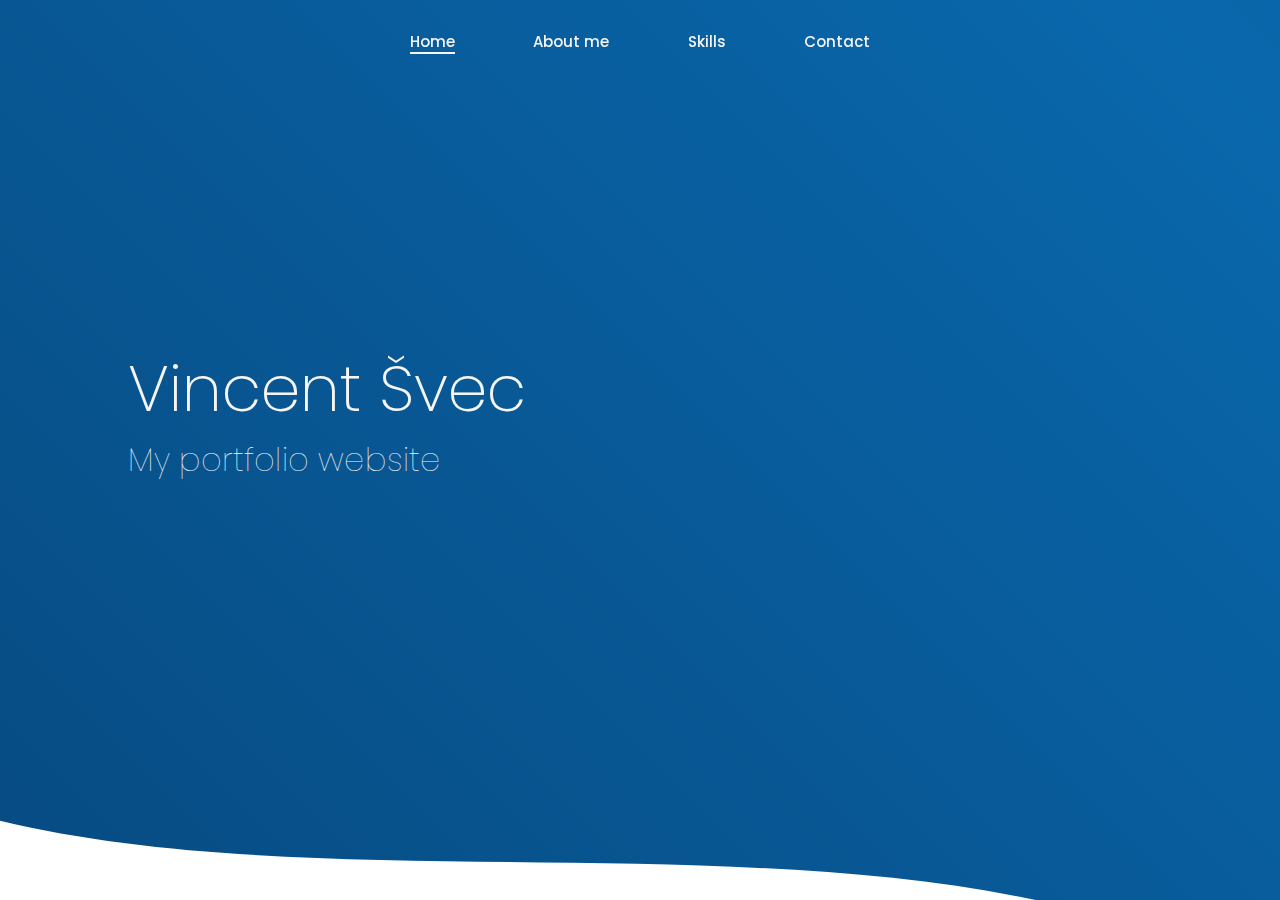
<file: index.html>
<!doctype html>

<html lang="en">

<head>
    <meta charset="utf-8">
    <meta name="viewport" content="width=device-width, initial-scale=1">
    <meta name="theme-color" content="#030D28">
    <meta http-equiv="ScreenOrientation" content="autoRotate:disabled">

    <title>Vincent Svec</title>

    <link rel="stylesheet" href="styles/style.css">
    <link rel="stylesheet" href="styles/illustration-style.css">
    <link rel="stylesheet" href="styles/navbar.css">
</head>

<body>
    <div id=main-content-container>
        <navbar>
            <ul>
                <li><a class="link-nav active home" onclick="home()">Home</a></li>
                <li><a class="link-nav about-me" href="#about-me">About me</a></li>
                <li><a class="link-nav skills" id="skills-link" href="#skills">Skills</a></li>
                <li><a class="link-nav contact" href="#contact">Contact</a></li>
            </ul>
        </navbar>
        <div id="background"></div>
        <div class="swoosh"
            style="height: 80px; overflow: hidden; position: absolute; background-color: transparent; width: 100%; bottom: 0px;">
            <svg viewBox="0 0 500 150" preserveAspectRatio="none" style="height: 100%; width: 100%;">
                <path d="M-4.80,-4.44 C141.33,175.16 353.19,-49.98 486.53,285.69 L500.00,150.00 L0.00,150.00 Z"
                    style="stroke: none; fill: #fff;"></path>
            </svg>
        </div>

        <div id="intro-text">
            <h2 id="name">Vincent Švec</h2>
            <h3 id="description">My portfolio website</h3>
        </div>

        <div class="main-illustration" id="main-illustration">

            <img id="bg" src="assets/illustration/background.png"></img>
            <img id="hills" src="assets/illustration/hills.png"></img>
            <img id="sun" src="assets/illustration/sun.png"></img>
            <img id="birds" src="assets/illustration/birds.png"></img>
            <img id="water" src="assets/illustration/water.png"></img>
            <img id="foreground" src="assets/illustration/foreground.png"></img>

        </div>

        <div class="content" id="content">
            <section id="about-me">
                <div class="content-container">
                    <h1 class="page-header">About me</h1>
                    <div class="page-text">
                        <p>Hi, I am Vincent</p>
                        <p class="page-text-description">I am a developer, speedcuber and an artist</p>
                    </div>
                    <div class="icons-container">
                        <div class="card" id="programming-card">
                            <img class="icon" src="assets/icons/programming_icon.png"></img>
                            <h2 class="card-title">Programming</h2>
                            <button class="card-btn"><a href="pages/programming.html">Explore</a></button>
                        </div>
                        <div class="card" id="rubiks-cube-card">
                            <img class="icon" src="assets/icons/rubiks_cube_icon.png"></img>
                            <h2 class="card-title">Speedcubing</h2>
                            <button class="card-btn"><a href="pages/speedcubing.html">Explore</a></button>
                        </div>
                        <div class="card" id="art-card">
                            <img class="icon" src="assets/icons/art_icon.png"></img>
                            <h2 class="card-title">Art and Music</h2>
                            <button class="card-btn"><a href="pages/coming-soon.html">Explore</a></button>
                        </div>
                    </div>
                </div>
            </section>
            <section id="skills">
                <div class="content-container">
                    <div class="page-header" id="skills-header">Skills</div>
                </div>
            </section>
            <section id="contact">
                <div class="content-container">
                    <h2 class="page-header" id="contact-header">Contact me</h2>
                    <form class="contact-form" action="https://formsubmit.co/vincentsvec.alias@gmail.com" method="POST">
                        <input type="text" name="name" id="input-name" placeholder="Your name" required>
                        <input type="text" name="email" id="input-email" placeholder="Email adress" type="email"
                            required>
                        <input type="text" name="subject" id="input-subject" placeholder="Subject" required>
                        <textarea type="text" name="message" id="input-message" placeholder="Message"></textarea>
                        <input type="hidden" name="_captcha" value="false">
                        <input type="hidden" name="_next" value="https://vincentsvec.github.io/pages/thankyou.html">
                        <div class="g-recaptcha" data-sitekey="6LcIiBwdAAAAAJKs7l_WjZMSVRgY_Usf0_L3oKQn"></div>
                        <input id="submit" type="submit" value="Submit" name=submit>
                    </form>
                    <div id="socials">
                        <a href="https://www.facebook.com/profile.php?id=100009946125675" target=”_blank”>
                            <img class="social" src="assets/socials/facebook.png" href=""></img>
                        </a>
                        <a href="https://www.instagram.com/svecvincent/" target=”_blank”>
                            <img class="social" id="instagram" src="assets/socials/instagram.png"></img>
                        </a>
                        <a href="https://twitter.com/SvecVincent" target=”_blank”>
                            <img class="social" src="assets/socials/twitter.png"></img>
                        </a>
                    </div>
                </div>
            </section>
        </div>
    </div>

    <script type="text/javascript" src="scripts/illustration_script.js"></script>
    <script type="text/javascript" src="scripts/navbar_script.js"></script>
    <script type="text/javascript" src="scripts/icons_script.js"></script>
    <script type="text/javascript" src="scripts/animations.js"></script>
    <script type="text/javascript" src="scripts/form_script.js"></script>
    <script src="https://www.google.com/recaptcha/api.js" async defer></script>
</body>

</html>
</file>
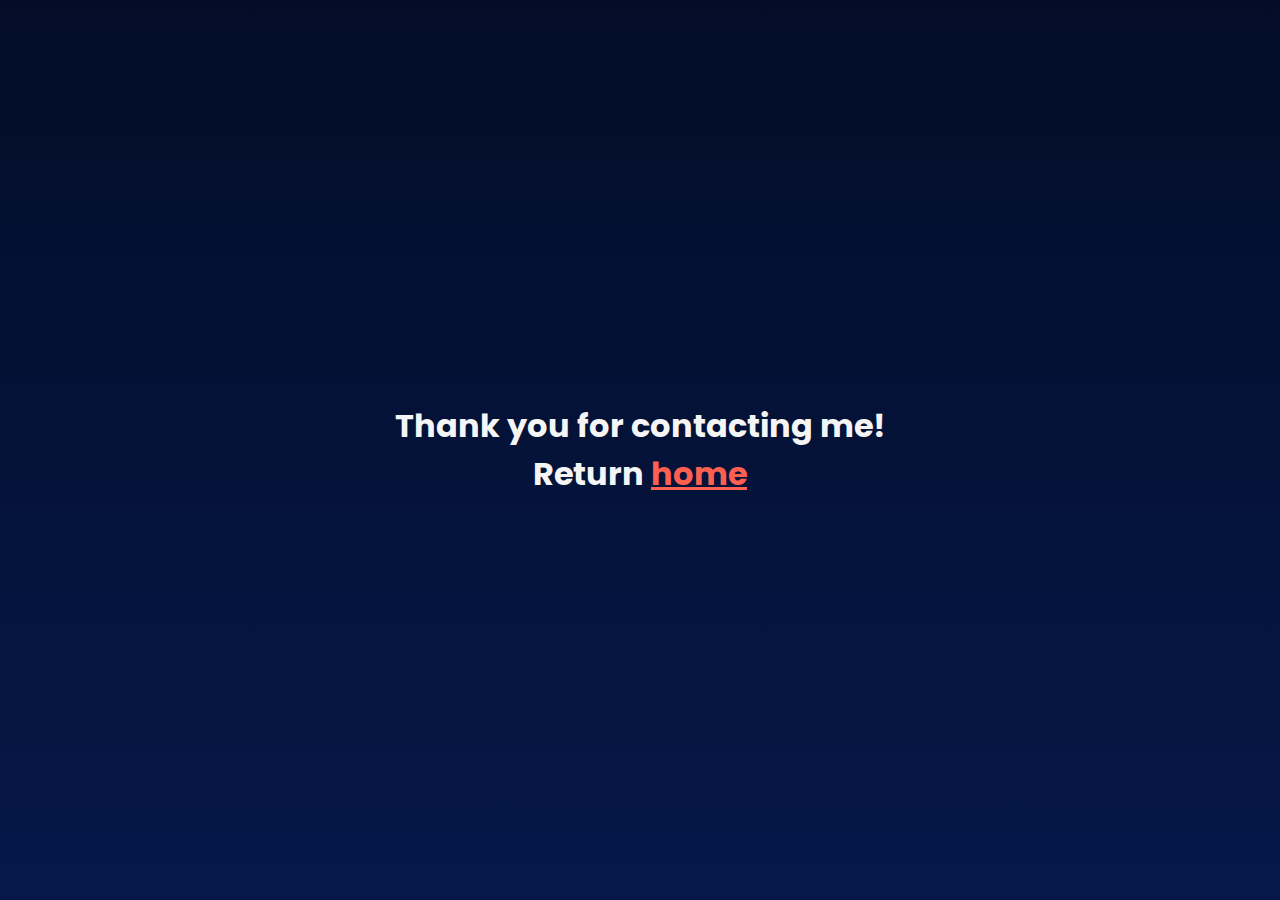
<file: thankyou.html>
<!DOCTYPE html>
<html lang="en">

<head>
    <meta charset="UTF-8">
    <meta http-equiv="X-UA-Compatible" content="IE=edge">
    <meta name="viewport" content="width=device-width, initial-scale=1.0">
    <title>Thank you!</title>
    <link rel="stylesheet" href="styles/thanks-style.css">
</head>

<body>
    <h1 class="thanks">Thank you for contacting me!</h1>
    <h1 class="thanks">Return <a href="index.html">home</a></h1>
</body>

</html>
</file>
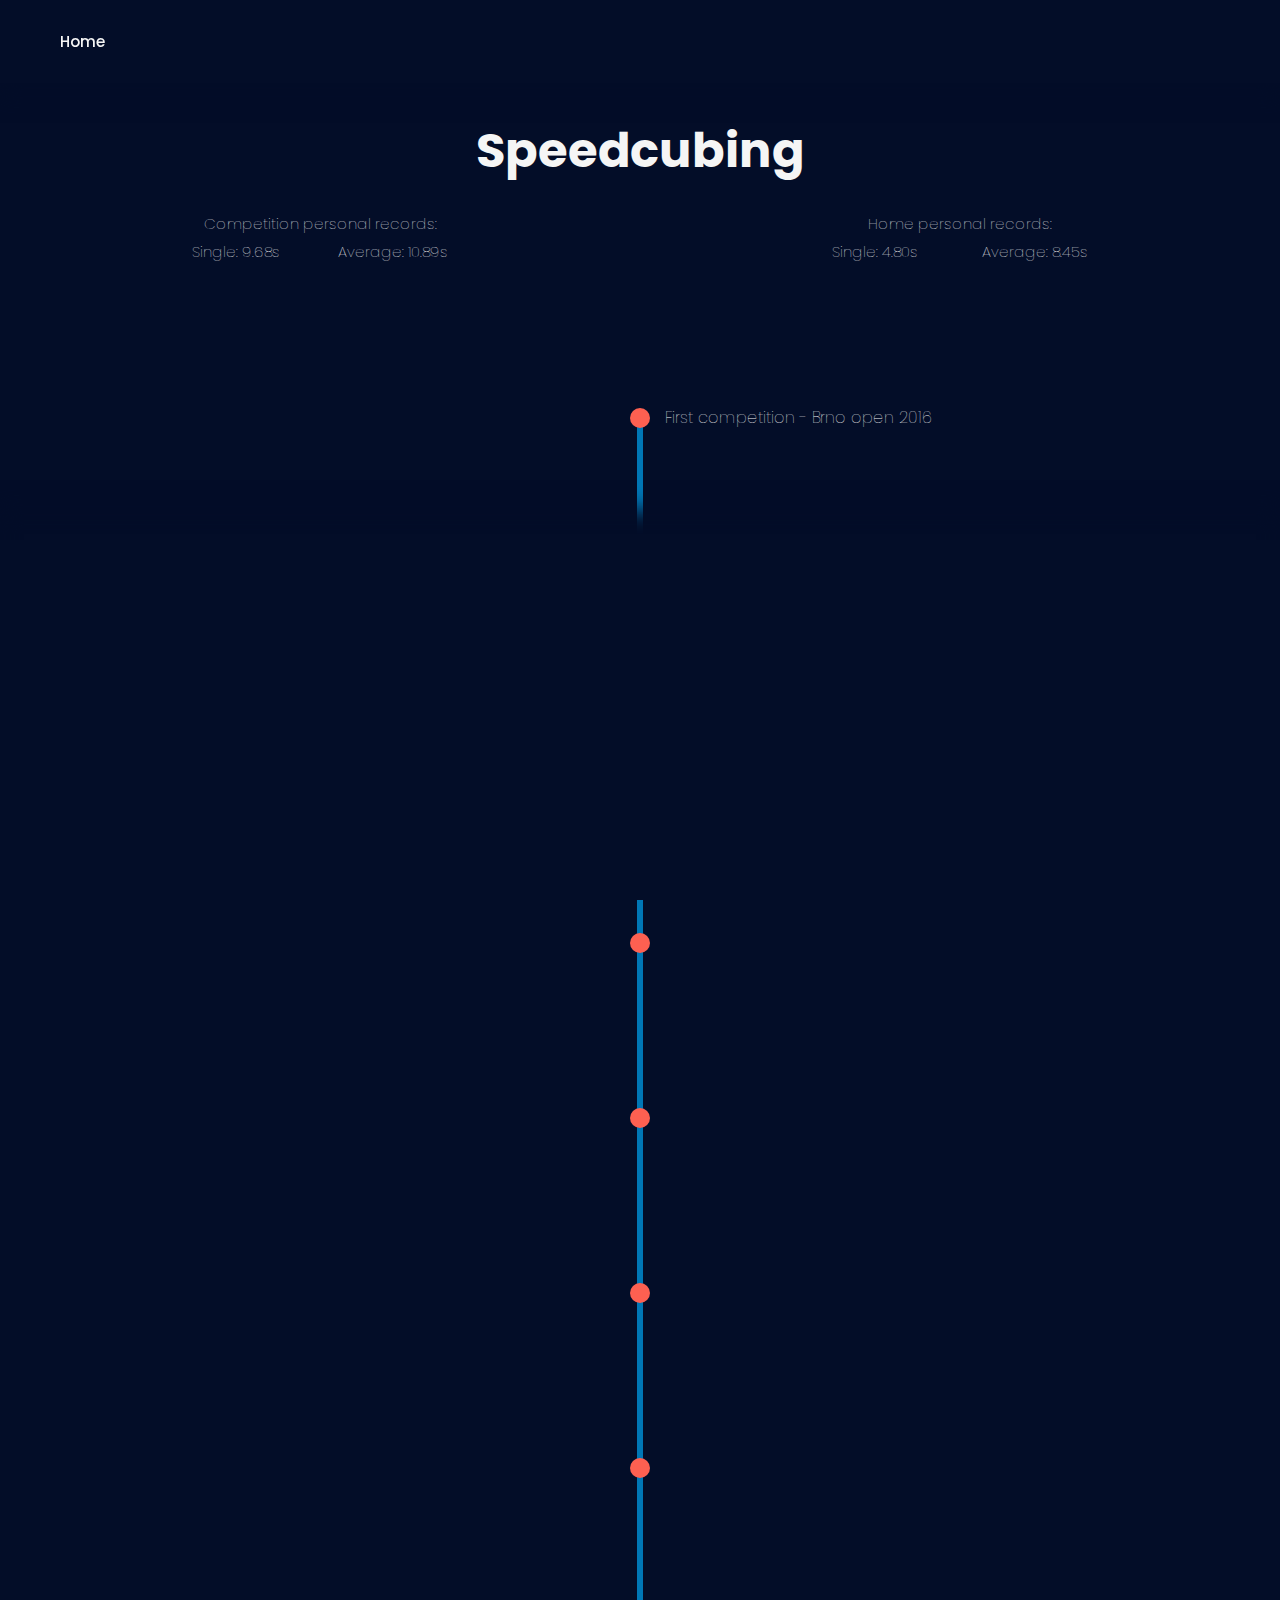
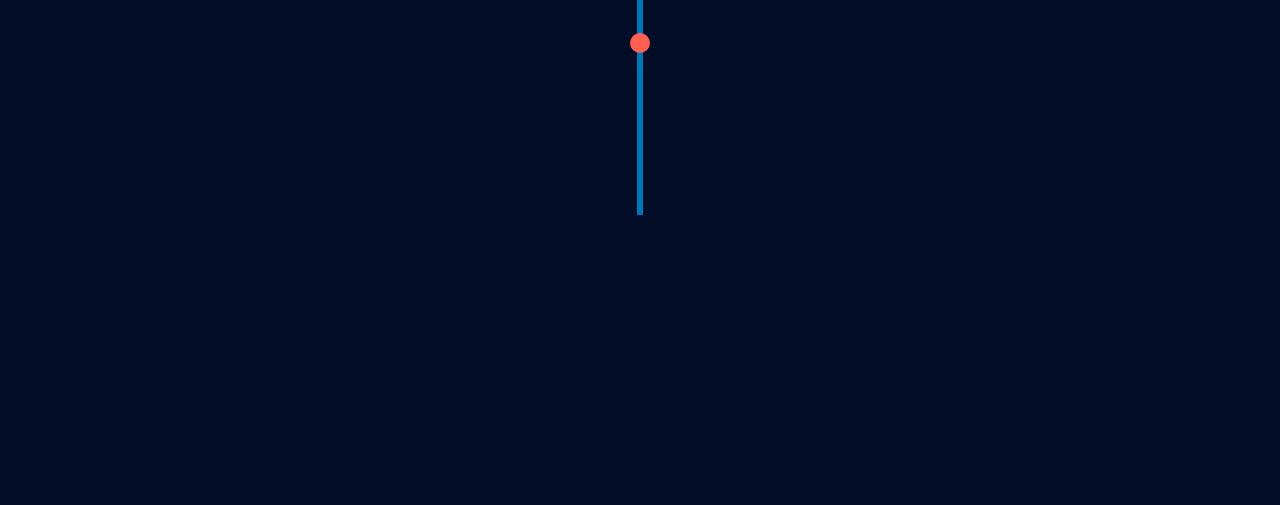
<file: pages/speedcubing.html>
<!DOCTYPE html>
<html lang="en">

<head>
    <meta charset="UTF-8">
    <meta http-equiv="X-UA-Compatible" content="IE=edge">
    <meta name="viewport" content="width=device-width, initial-scale=1.0">
    <meta name="theme-color" content="#030D28">

    <title>Speedcubing</title>

    <link rel="stylesheet" href="../styles/skills.css">
    <link rel="stylesheet" href="https://cdnjs.cloudflare.com/ajax/libs/font-awesome/6.0.0-beta3/css/all.min.css"
        integrity="sha512-Fo3rlrZj/k7ujTnHg4CGR2D7kSs0v4LLanw2qksYuRlEzO+tcaEPQogQ0KaoGN26/zrn20ImR1DfuLWnOo7aBA=="
        crossorigin="anonymous" referrerpolicy="no-referrer" />

</head>

<body>
    <navbar>
        <ul>
            <li><i class="fas fa-arrow-left"></i><a class="link-nav active home" href="/">Home</a></li>
        </ul>
    </navbar>
    <div class="title">
        <h1>Speedcubing</h1>
    </div>
    <div class="content-description">
        <div class="content-description-sub">
            <div class="statistics">
                <div class="statistics-container">
                    <p>Competition personal records:</p>
                </div>
                <div class="statistics-container">
                    <p>Single: 9.68s</p>
                    <p>Average: 10.89s</p>
                </div>
            </div>
            <div class="statistics">
                <div class="statistics-container">
                    <p>Home personal records:</p>
                </div>
                <div class="statistics-container">
                    <p>Single: 4.80s</p>
                    <p>Average: 8.45s</p>
                </div>
            </div>
        </div>
    </div>
    <div class="roadmap">
        <div class="line"></div>
        <div class="first-competition competition">
            <div class="pointer"></div>
            <p>First competition - Brno open 2016</p>
        </div>
        <div class="competition">
            <p>European Championship 2016</p>
            <div class="pointer"></div>
        </div>
        <div class="competition">
            <div class="pointer"></div>
            <p>Czech Open 2016</p>
        </div>
        <div class="competition">
            <p>Bratislava Open 2016</p>
            <div class="pointer"></div>
        </div>
        <div class="competition">
            <div class="pointer"></div>
            <p>B.O.N.D. Open 2017</p>
        </div>
        <div class="competition">
            <p>Slovakian Cube Day 2017</p>
            <div class="pointer"></div>
        </div>
        <div class="competition">
            <div class="pointer"></div>
            <p>Andritz Humenné Open 2017</p>
        </div>
        <div class="competition">
            <p>Slovakian Spring 2018</p>
            <div class="pointer"></div>
        </div>
    </div>
    <div class="roadmap-cover">
        <p>Check out my WCA profile</p>
        <a href="https://www.worldcubeassociation.org/persons/2016SVEC02" target="_blank">
            <img src="../assets/socials/wca_logo.svg"></img>
        </a>
    </div>


    <script type="text/javascript" src="../scripts/competitions.js"></script>

</body>

</html>
</file>
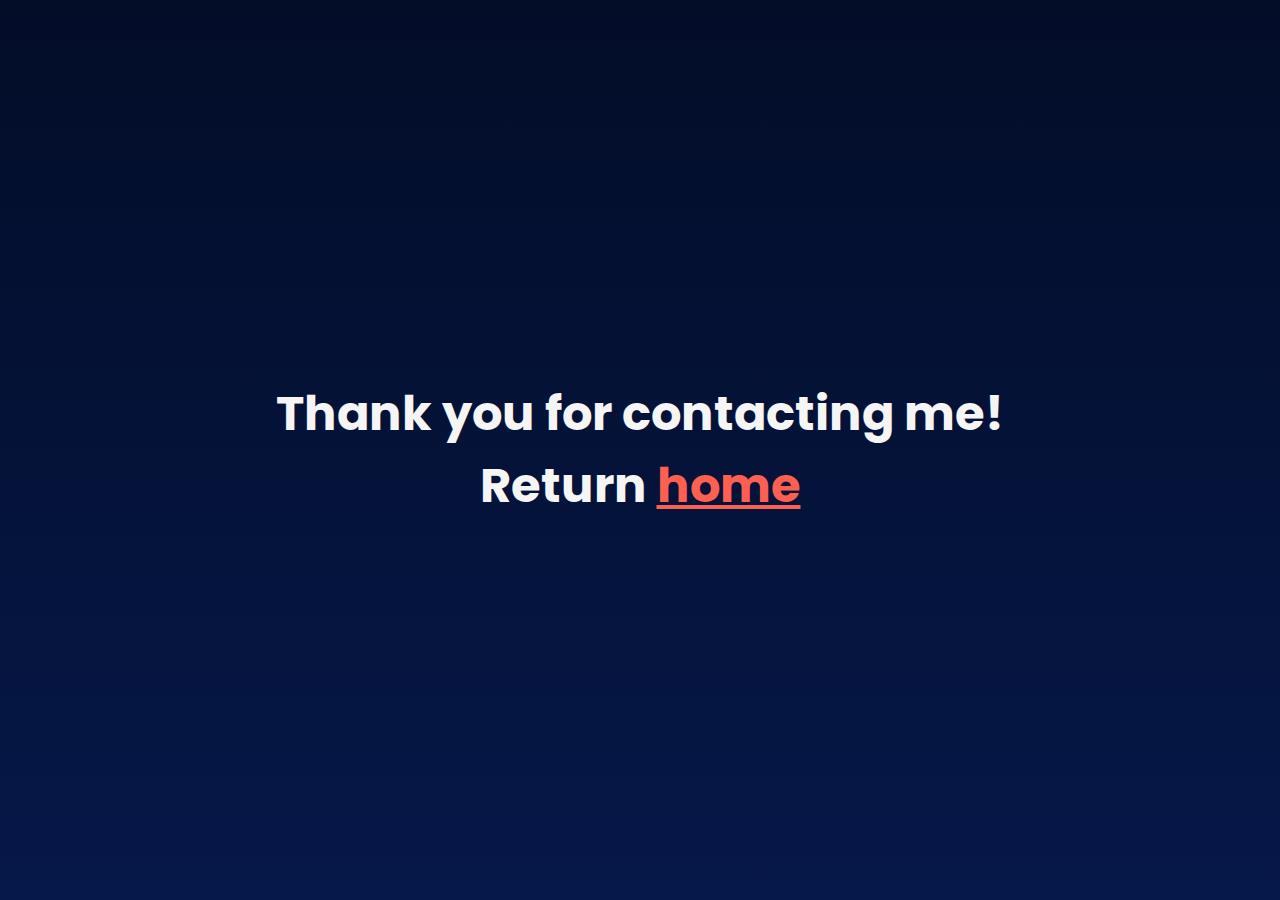
<file: pages/thankyou.html>
<!DOCTYPE html>
<html lang="en">

<head>
    <meta charset="UTF-8">
    <meta http-equiv="X-UA-Compatible" content="IE=edge">
    <meta name="viewport" content="width=device-width, initial-scale=1.0">
    <meta name="theme-color" content="#030D28">

    <title>Thank you!</title>
    <link rel="stylesheet" href="../styles/thanks-404-style.css">
</head>

<body>
    <div class="content-container">
        <h1 class="thanks">Thank you for contacting me!</h1>
        <h1 class="thanks">Return <a href="../index.html">home</a></h1>
    </div>
</body>

</html>
</file>
<file: styles/style.css>
@import url('https://fonts.googleapis.com/css2?family=Poppins:wght@500&display=swap');

* {
    margin: 0;
    padding: 0;
    box-sizing: border-box;
}

html, body {
    max-width: 100%;
    overflow: hidden;
    min-height: 400px;
}

section {
    height: 100vh;
    scroll-snap-align: center;
    width: 100%;
    background: linear-gradient(#030D28, #061849);
    min-height: 400px;
}

input {
    font-family: 'Poppins', sans-serif;
    font-size: 15px;
    color: black;
    width: 100%;
    margin-bottom: 30px;
    height: 30px;
    border-radius: 5px;
    border: none;
    padding: 5px;
}

button a:hover {
    color: #f5f5f5;
}

::placeholder {
    color: black;
    opacity: 0.5;
}

.content {
    height: 100vh;
    min-height: 400px;
    width: 100%;
    overflow-y: scroll;
    position: absolute;
    top: 0px;
    right: 0px !important;
    left: 0px;
    scroll-snap-type: y proximity;
    scroll-behavior: smooth;
}

.social {
    height: 30px;
    width: 30px;
    opacity: 0.5;
    margin: 20px;
}

.social:hover {
    opacity: 0.8;
    cursor: pointer;
}

.content-container {
    padding: 5% 10%;
    width: 100%;
    height: 100%;
}

.page-header {
    color: #f5f5f5;
    font-family: 'Poppins', sans-serif;
    height: 25%;
    font-size: 3rem;
    display: flex;
    align-items: center;
    justify-content: center;
}

.page-text {
    width: 100%;
    height: 50%;
    display: flex;
    flex-direction: column;
    align-items: center;
    justify-content: center;
    color: #f5f5f5;
    font-family: 'Poppins', sans-serif;
    font-weight: 100;
}

.page-text-description {
    text-align: center;
}

.icons-container {
    height: 25%;
    width: 100%;
    max-height: 150vh;
    display: flex;
    justify-content: space-between;
    align-items: center;
    padding: 0px 19%;
}

.card-container {
    width: 100%;
    height: 75%;
    display: flex;
    flex-direction: row;
    justify-content: space-between;
}

.card {
    width: 25%;
    height: 0px;
    background-color: #0077b6;
    display: flex;
    flex-direction: column;
    justify-content: space-evenly;
    align-items: center;
    transition:  height 1.5s;
    font-family: 'Poppins', sans-serif;
    border-radius: 15px;
    box-shadow: 8px 8px 8px #00000075, -8px -8px 8px #ffffff15;
}

.card:hover {
    transform: translateY(-5%);
    transition: transform 0.5s;
}

.card-title {
    opacity: 0;
    transition: opacity 5s;
    font-size: 1.5rem;
    color: #f5f5f5
}

.card-btn {
    background-color: #0077b6;
    border: none;
    color: #FD6051;
    padding: 16px 32px;
    display: inline-block;
    font-size: 16px;
    font-family: 'Poppins', sans-serif;
    margin: 4px 2px;
    transition-duration: 0.4s;
    cursor: pointer;
    border-radius: 10px;
    border: 2px solid #FD6051;
    transition: 0.5s;
    opacity: 0;
    transition: opacity 5s;
}

.card-btn:hover {
    background-color: #FD6051;
    color: white;
}

.contact-form {
    width: 100%;
    height: 70%;
    display: flex;
    align-items: center;
    flex-direction: column;
    padding: 0% 30%; 
}

.g-recaptcha {
    margin-bottom: 30px;
}

#socials {
    bottom: 0px;
    width: 100%;
    height: 50px;
    z-index: 1;
    display: flex;
    justify-content: center;
    align-items: center;
}

#about-me {
    margin-top: 100vh;
    background-color: #FD6051;
}

#contact {
    height: 100vh;
}

#input-message {
    resize: none;
    width: 100%;
    height: 100px;
    font-family: 'Poppins', sans-serif;
    border: none;
    border-radius: 5px;
    padding: 5px;
    font-size: 15px;
    margin-bottom: 30px;
}

#submit {
    padding: 2px;
    width: 304px;
    background-color: #0077b6;
}

#instagram {
    width: 33px;
}

@media screen and (max-width: 1415px) {
    .card-btn {
        padding: 8px 16px;
    }

    .card-title {
        font-size: 0.8rem;
    }
}

@media screen and (max-width: 768px){
    input {
        margin-bottom: 10px;
        background-color: #f5f5f5
    }

    .page-illustration{
        padding: 0px 10px;
    }
    
    .icons-container {
        flex-direction: column;
        justify-content: space-between;
    }

    .card-container {
        justify-content: space-between;
    }

    .icon {
        width: 50px;
        height: auto;
    } 

    .card {
        width: 100%;
        margin-bottom: 50px;
    }

    .contact-form {
        padding: 0px;
    }
    
    .g-recaptcha {
        margin-bottom: 30px;
        transform: scale(0.7);
        margin-bottom: 10px;
    }

    #skills {
        height: 200vh;
    }

    #skills-header {
        height: 13%;
    }

    #contact-header {
        font-size: 2.5rem;
    }

    #submit {
        width: 210px;
    }

    #input-message {
        margin-bottom: 10px;
    }
}
</file>
<file: styles/illustration-style.css>
@import url('https://fonts.googleapis.com/css2?family=Poppins:wght@100;200&display=swap');

.main-illustration {
    height: 100vh;
    width: 100vw;
    position: absolute;
    z-index: -1;
}

#bg {
    height: 100vh;
    width: 100%;
    z-index: 0;
}

#hills {
    width: 100%;
    z-index: 3;
    position: absolute;
    left: 0;
    top: 20vh;
}

#sun {
    position: absolute;
    top: 50%;
    left: 50%;
    width: 400px;
    height: 400px;
    z-index: 1;
    margin-left: -200px;
    margin-top: -200px;
}

#birds {
    position: absolute;
    z-index: 1;
    top: 25%;
    left: 60%;
}

#water {
    position: absolute;
    z-index: 6;
    width: 100%;
    top: 65%;
    left: 0%;
    left: 50%;
    transform: translate(-50%, 0%)
}

#foreground {
    position: absolute;
    z-index: 7;
    width: 100%;
    bottom: 0%;
    left: 0%;
}

#intro-text {
    z-index: 0;
    position: absolute;
    top: 50%;
    left: 50%;
    transform: translate(-50%, -45%);
    font-family: 'Sue Ellen Francisco', cursive;align-items: center;
    justify-content: center;
    display: flex;
    flex-direction: column;
    width: 100%;
    animation: fadeInAnimation ease 2s;
}

@keyframes fadeInAnimation {
    0% {
        opacity: 0;
    }
    100% {
        opacity: 1;
     }
}

#name {
    font-size: 4rem;
    font-weight: 400;
    color: #331f39;
    font-family: 'Poppins', sans-serif;
}

#description {
    visibility: hidden;
    font-family: 'Poppins', sans-serif;
    font-weight: 100;
    font-size: 2rem;
    color: #f5f5f5;
}

#background {
    height: 100vh;
    background: linear-gradient(225deg, #11224d, #0967ab, #030D28);
    background-size: 600% 600%;

    -webkit-animation: AnimationName 7s ease infinite;
    -moz-animation: AnimationName 7s ease infinite;
    animation: AnimationName 7s ease infinite;
}

@-webkit-keyframes AnimationName {
    0%{background-position:90% 0%}
    50%{background-position:11% 100%}
    100%{background-position:90% 0%}
}
@-moz-keyframes AnimationName {
    0%{background-position:90% 0%}
    50%{background-position:11% 100%}
    100%{background-position:90% 0%}
}
@keyframes AnimationName { 
    0%{background-position:90% 0%}
    50%{background-position:11% 100%}
    100%{background-position:90% 0%}
}

.swoosh {
    display: none;
}

.filter {
    filter: hue-rotate(250deg)
}

@media screen and (max-width: 1415px), (min-height: 1740px){
    #name {
        justify-content: left;
        padding-left: 10%;
        top: 40%;
        color: #f5f5f5;
        font-weight: 200;
    }

    #description {
        visibility: visible;
        padding-left: 10%;
    }

    #intro-text {
        align-items: flex-start;
        top: 45%;
    }

    .swoosh {
        display: flex;
    }

}

@media screen and (max-width: 768px){
    #name {
        font-size: 3rem;
    }

    #description {
        font-size: 1rem;
    }
}
</file>
<file: styles/navbar.css>
li, a {
    font-family: 'Poppins', sans-serif;
    font-weight: 500;
    font-size: 15px;
    color: #f5f5f5;
    text-decoration: none;
    list-style: none;
    cursor: pointer;
}

li, a:hover {
    color: #FD6051;
}

ul {
    display: flex;
    align-items: center;
    justify-content: space-between;
    padding: 30px 32%;
}

navbar {
    position: fixed;
    width: 100%;
    z-index: 1;
}

.active {
    border-bottom: 2px solid #f5f5f5;
}

@media screen and (max-width: 768px) {
    ul {
        padding: 30px 10%;
    }
}
</file>
<file: styles/thanks-style.css>
@import url('https://fonts.googleapis.com/css2?family=Poppins:wght@500&display=swap');

* {
    margin: 0;
    padding: 0;
    box-sizing: border-box;
}

body {
    display: flex;
    justify-content: center;
    align-items: center;
    flex-direction: column;
    height: 100vh;
    background: linear-gradient(#030D28, #061849);
}

h1 {
    font-family: 'Poppins', sans-serif;
    color: #f5f5f5;
}

a {
    color: #FD6051;
}
</file>
<file: styles/skills.css>
@import url('https://fonts.googleapis.com/css2?family=Poppins:wght@500&display=swap');
@import url('https://fonts.googleapis.com/css2?family=Poppins:wght@100;200&display=swap');

* {
    margin: 0;
    padding: 0;
    box-sizing: border-box;
    font-family: 'Poppins', sans-serif;
}

body {
    min-height: 100vh;
    background: #030D28;
    display: flex;
    flex-direction: column;
}

i {
    margin-right: 10px;
    color: #f5f5f5
}

li,
a {
    font-family: 'Poppins', sans-serif;
    font-weight: 500;
    font-size: 15px;
    color: #f5f5f5;
    text-decoration: none;
    list-style: none;
    cursor: pointer;
}

li,
a:hover {
    color: #FD6051;
}

ul {
    display: flex;
    align-items: center;
    justify-content: flex-start;
    padding: 30px 50px;
}

navbar {
    position: fixed;
    width: 100%;
    z-index: 1;
    background-color: #030D28;
    box-shadow: 0px 10px 20px #030D28;
}

.title {
    font-size: 1.5rem;
    color: #f5f5f5;
    width: 100%;
    height: 25%;
    display: flex;
    justify-content: center;
    align-items: center;
    margin-top: 9%;
}

.description-container {
    height: 30%;
    width: 100%;
    display: flex;
    justify-content: center;
    align-items: center;
    flex-direction: column;
    font-size: 12px;
}

.statistics {
    width: 50%;
}

.statistics-container {
    display: flex;
    align-items: center;
    justify-content: center;
    flex-direction: row;
    width: 100%;
    margin-top: 5px;
    padding: 0vw 15vw;
}

.statistics-container:nth-child(2) {
    justify-content: space-between;
}

.content-description {
    display: flex;
    align-items: center;
    justify-content: center;
    flex-direction: column;
    font-size: 15px;
    color: #f5f5f5;
    font-weight: 100;
    height: 5%;
    margin-top: 20px;
}

.content-description-sub {
    display: flex;
    flex-direction: row;
    width: 100%;
}

.project-container {
    width: 100%;
    height: 60vh;
    display: flex;
    justify-content: space-evenly;
    padding: 130px 10% 0px 10%;
}

.project-card {
    height: 60%;
    width: 20%;
    background-color: #0077b6;
    display: flex;
    align-items: center;
    flex-direction: column;
    border-radius: 20px 20px 0px 0px;
    transition: 1s;
    color: #f5f5f5;
}

.project-card:hover {
    transform: translate(0px, -10px);
    cursor: pointer;
}

.project-description {
    font-weight: 100;
}

.project-image {
    width: 100%;
    height: 100%;
}

.roadmap {
    position: absolute;
    top: 45%;
    width: 100%;
    height: 1700px;
}

.line {
    border-left: 6px solid #0077b6;
    height: 1400px;
    position: absolute;
    left: 50%;
    top: 10px;
    margin-left: -3px;
}

.competition {
    color: #f5f5f5;
    display: flex;
    flex-direction: row;
    font-weight: 100;
    align-items: center;
}

.competition p {
    opacity: 0;
    transition: opacity 1.5s;
}

.first-competition p {
    opacity: 1;
}

.pointer {
    background-color: #FD6051;
    width: 20px;
    height: 20px;
    border-radius: 50%;
    margin-right: 15px;
    margin-left: 15px;
}

.roadmap-cover {
    position: fixed;
    bottom: 0;
    height: 40vh;
    width: 100%;
    background-color: #030D28;
    box-shadow: 0px -30px 20px #030D28;
    display: flex;
    justify-content: center;
    align-items: center;
    color: #0077b6;
    flex-direction: column;
}

.roadmap-cover img {
    margin-top: 20px;
    width: 100px;
    height: 100px;
    opacity: 0;
    transition: opacity 1.5s;
}

.roadmap-cover p {
    opacity: 0;
    transition: opacity 1.5s;
}

@media screen and (max-width: 768px) {
    ul {
        padding: 30px 10%;
    }

    .title {
        font-size: 0.8rem;
        margin-top: 80px;
    }

    .content-description {
        font-size: 14px;
    }

    .content-description-sub {
        flex-direction: column;
    }

    .description-container {
        margin-top: 20px;
    }

    .project-container {
        height: 150vh;
        padding-top: 100px;
        margin-bottom: 100px;
        flex-direction: column;
        align-items: center;
    }

    .project-card {
        width: 70%;
        border-radius: 10px 10px 0px 0px;
        margin-top: 50px;
    }

    .statistics {
        width: 100%;
    }

    .statistics-container {
        margin-top: 10px;
        padding: 0vw 20vw
    }

    .competition p {
        font-size: 10px;
    }

    .roadmap {
        margin-top: 20px;
    }

    .roadmap-cover {
        height: 30vh;
    }

}
</file>
<file: styles/thanks-404-style.css>
@import url('https://fonts.googleapis.com/css2?family=Poppins:wght@500&display=swap');

* {
    margin: 0;
    padding: 0;
    box-sizing: border-box;
}

body {
    background: linear-gradient(#030D28, #061849);
}

h1 {
    font-family: 'Poppins', sans-serif;
    color: #f5f5f5;
    font-size: 3rem;
}

h2 {
    font-family: 'Poppins', sans-serif;
    color: #f5f5f5;
    font-size: 2rem;
}

a {
    color: #FD6051;
}

.content-container {
    display: flex;
    justify-content: center;
    align-items: center;
    flex-direction: column;
    height: 100vh;
}

@media screen and (max-width: 768px) {
    h1 {
        font-size: 1rem;
    }
}
</file>
